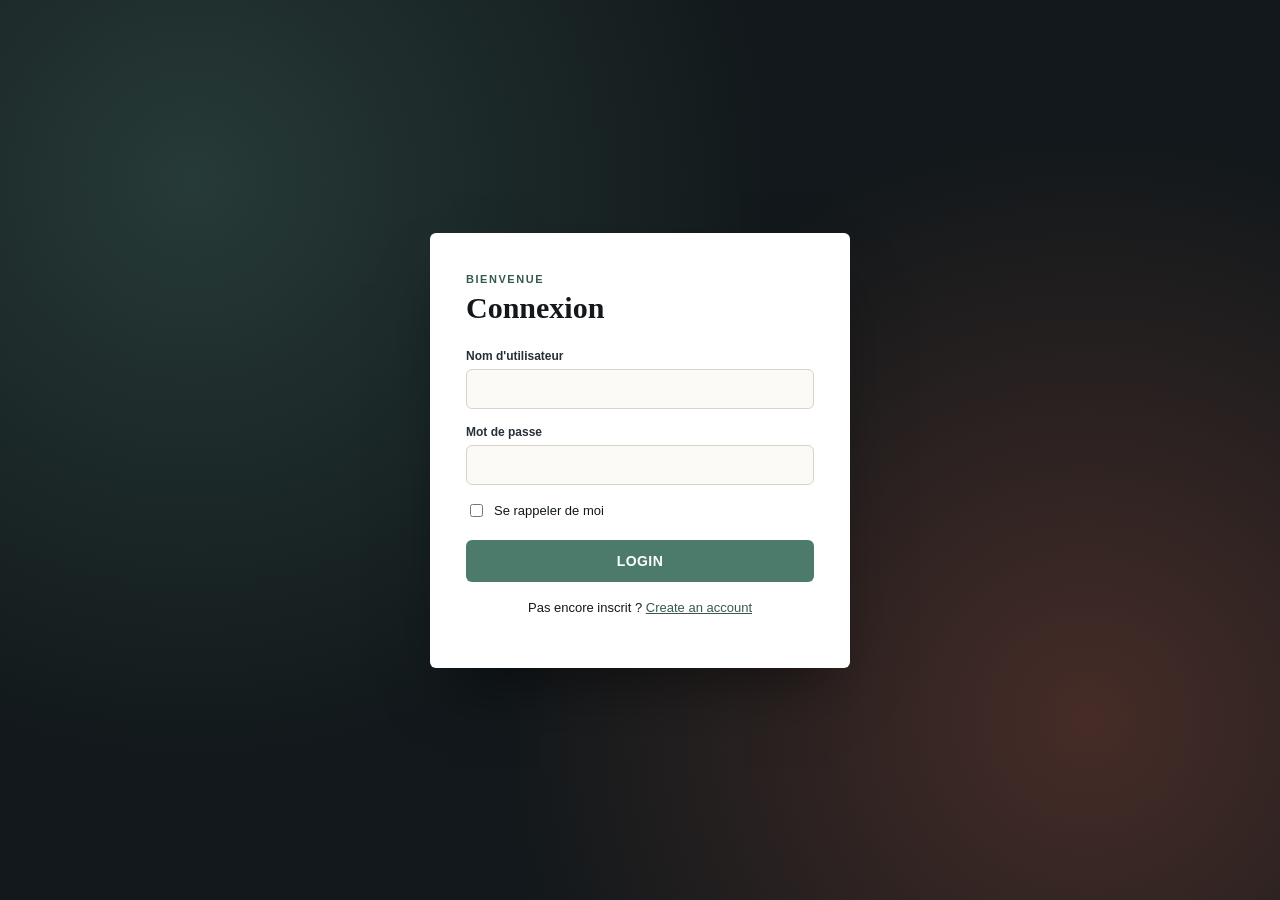
<file: index.html>
<!DOCTYPE html>
<html lang="fr">
<head>
<meta charset="UTF-8" />
<title>Mini-Projet JavaScript</title>
<script src="js/storage.js"></script>
<script>
  // Redirige vers l'espace applicatif si une session existe, sinon vers le login
  if (Storage.isLoggedIn()) {
    window.location.replace("layout.html");
  } else {
    window.location.replace("login.html");
  }
</script>
</head>
<body>
  <p>Redirection…</p>
</body>
</html>
</file>
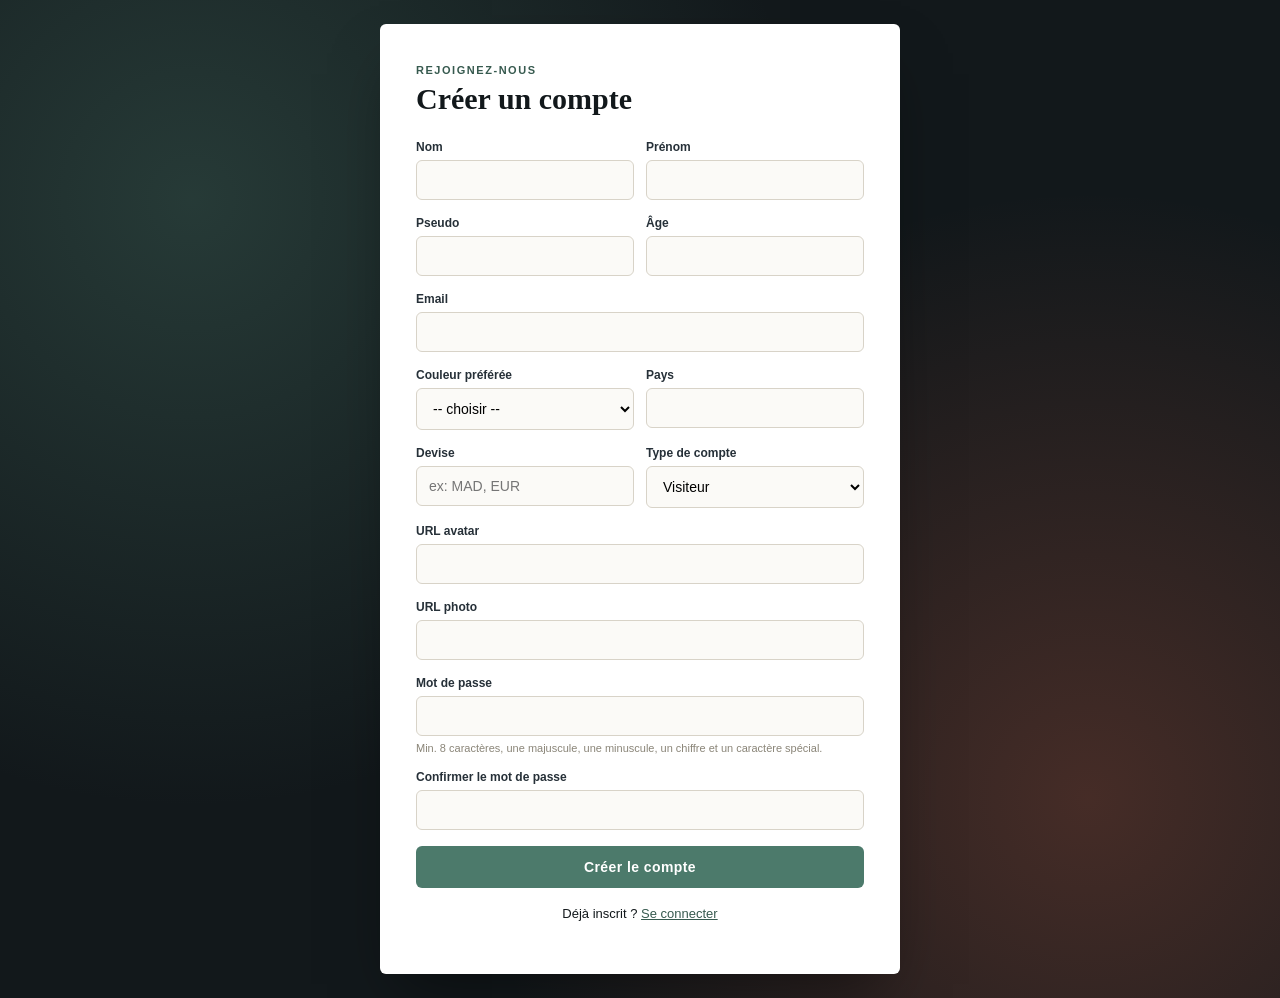
<file: createAccount.html>
<!DOCTYPE html>
<html lang="fr">
<head>
<meta charset="UTF-8" />
<meta name="viewport" content="width=device-width, initial-scale=1.0" />
<title>Créer un compte — Mini-Projet JavaScript</title>
<link rel="stylesheet" href="css/style.css" />
</head>
<body>
  <div class="auth-shell">
    <div class="auth-card" style="max-width: 520px;">
      <p class="auth-eyebrow">Rejoignez-nous</p>
      <h1 class="auth-title">Créer un compte</h1>

      <form id="create-form" novalidate>
        <div class="field-row">
          <div class="field">
            <label for="nom">Nom</label>
            <input type="text" id="nom" required />
          </div>
          <div class="field">
            <label for="prenom">Prénom</label>
            <input type="text" id="prenom" required />
          </div>
        </div>

        <div class="field-row">
          <div class="field">
            <label for="pseudo">Pseudo</label>
            <input type="text" id="pseudo" required />
          </div>
          <div class="field">
            <label for="age">Âge</label>
            <input type="number" id="age" min="1" required />
          </div>
        </div>

        <div class="field">
          <label for="email">Email</label>
          <input type="email" id="email" required />
        </div>

        <div class="field-row">
          <div class="field">
            <label for="couleur">Couleur préférée</label>
            <select id="couleur" required>
              <option value="">-- choisir --</option>
              <option value="maroon">maroon</option>
              <option value="navy">navy</option>
              <option value="teal">teal</option>
              <option value="olive">olive</option>
              <option value="purple">purple</option>
              <option value="coral">coral</option>
              <option value="black">black</option>
            </select>
          </div>
          <div class="field">
            <label for="pays">Pays</label>
            <input type="text" id="pays" required />
          </div>
        </div>

        <div class="field-row">
          <div class="field">
            <label for="devise">Devise</label>
            <input type="text" id="devise" placeholder="ex: MAD, EUR" required />
          </div>
          <div class="field">
            <label for="admin">Type de compte</label>
            <select id="admin" required>
              <option value="false">Visiteur</option>
              <option value="true">Admin</option>
            </select>
          </div>
        </div>

        <div class="field">
          <label for="avatar">URL avatar</label>
          <input type="url" id="avatar" required />
        </div>

        <div class="field">
          <label for="photo">URL photo</label>
          <input type="url" id="photo" required />
        </div>

        <div class="field">
          <label for="motdepasse">Mot de passe</label>
          <input type="password" id="motdepasse" required />
        </div>
        <p class="hint">
          Min. 8 caractères, une majuscule, une minuscule, un chiffre et un caractère spécial.
        </p>

        <div class="field">
          <label for="confirmation">Confirmer le mot de passe</label>
          <input type="password" id="confirmation" required />
        </div>

        <button type="submit" class="btn-primary" id="create-btn">Créer le compte</button>

        <ul class="error-list" id="error-list"></ul>
      </form>

      <p class="auth-footer">
        Déjà inscrit ? <a href="login.html">Se connecter</a>
      </p>
    </div>
  </div>

  <script src="js/storage.js"></script>
  <script src="js/api.js"></script>
  <script src="js/createAccount.js"></script>
</body>
</html>
</file>
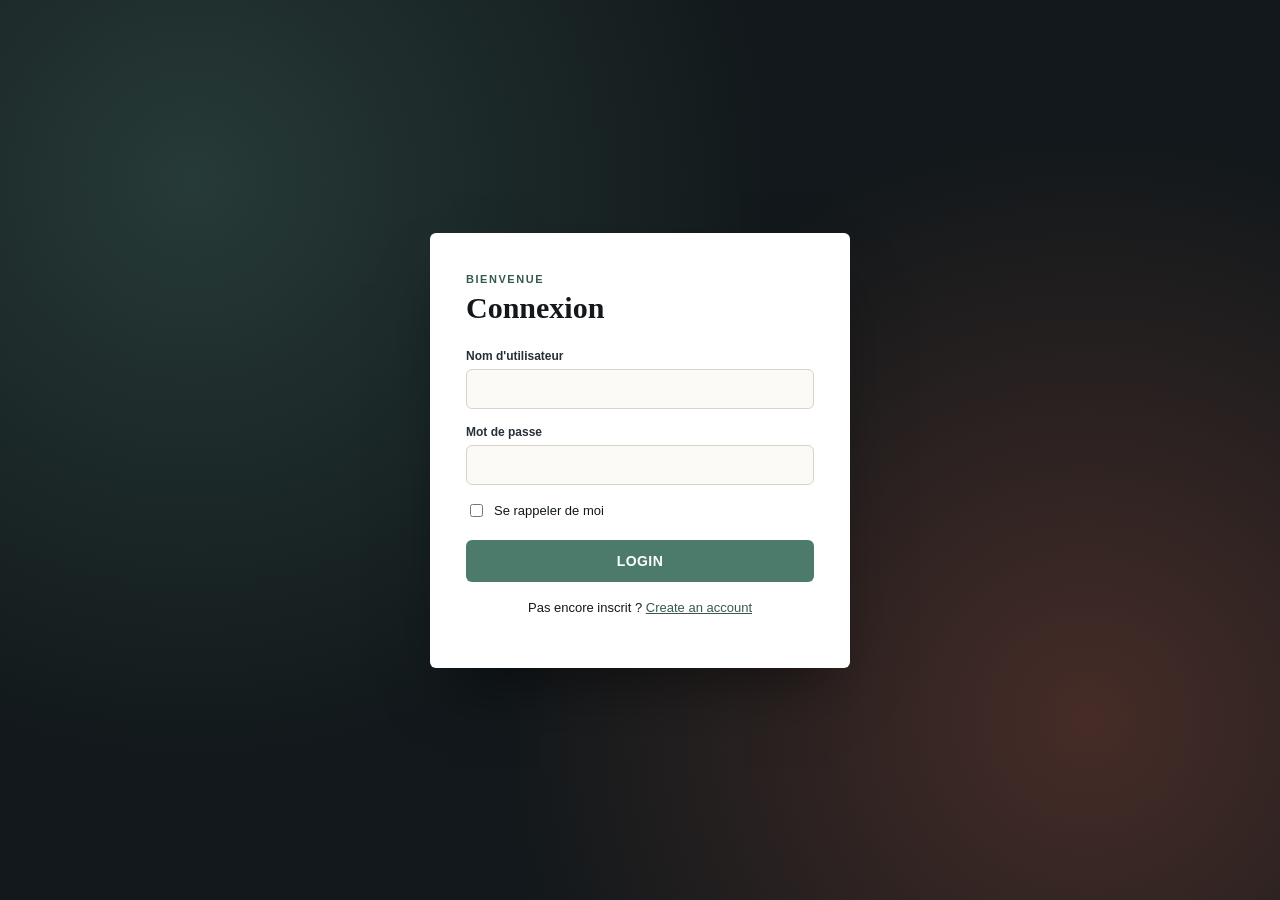
<file: layout.html>
<!DOCTYPE html>
<html lang="fr">
<head>
<meta charset="UTF-8" />
<meta name="viewport" content="width=device-width, initial-scale=1.0" />
<title>Espace Utilisateur — Mini-Projet JavaScript</title>
<link rel="stylesheet" href="css/style.css" />
</head>
<body>

  <header class="app-header">
    <div class="brand">
      <span class="mark">MP</span>
      Mini-Projet
    </div>
    <div class="user-chip">
      <span id="header-username">—</span>
      <button class="logout-btn" id="logout-btn">Se Déconnecter</button>
    </div>
  </header>

  <nav class="app-nav" id="app-nav"></nav>

  <div class="app-body">
    <aside class="app-index" id="app-index"></aside>
    <main class="app-content" id="content-section">
      <p>Chargement…</p>
    </main>
  </div>

  <footer class="app-footer">
    <span>© Institut Spécialisé de Technologie Appliquée Hay Salam — 12 Rue de l'Innovation, Rabat</span>
    <span class="socials">
      <a href="#" target="_blank" rel="noopener">Facebook</a>
      <a href="#" target="_blank" rel="noopener">Instagram</a>
      <a href="#" target="_blank" rel="noopener">LinkedIn</a>
    </span>
  </footer>

  <script src="js/storage.js"></script>
  <script src="js/api.js"></script>
  <script src="js/pages/accueil.js"></script>
  <script src="js/pages/profile.js"></script>
  <script src="js/pages/modifierCouleur.js"></script>
  <script src="js/pages/listeUtilisateurs.js"></script>
  <script src="js/pages/detailsUtilisateur.js"></script>
  <script src="js/pages/modifierUtilisateur.js"></script>
  <script src="js/pages/ajouterUtilisateur.js"></script>
  <script src="js/pages/demandes.js"></script>
  <script src="js/layout.js"></script>
</body>
</html>
</file>
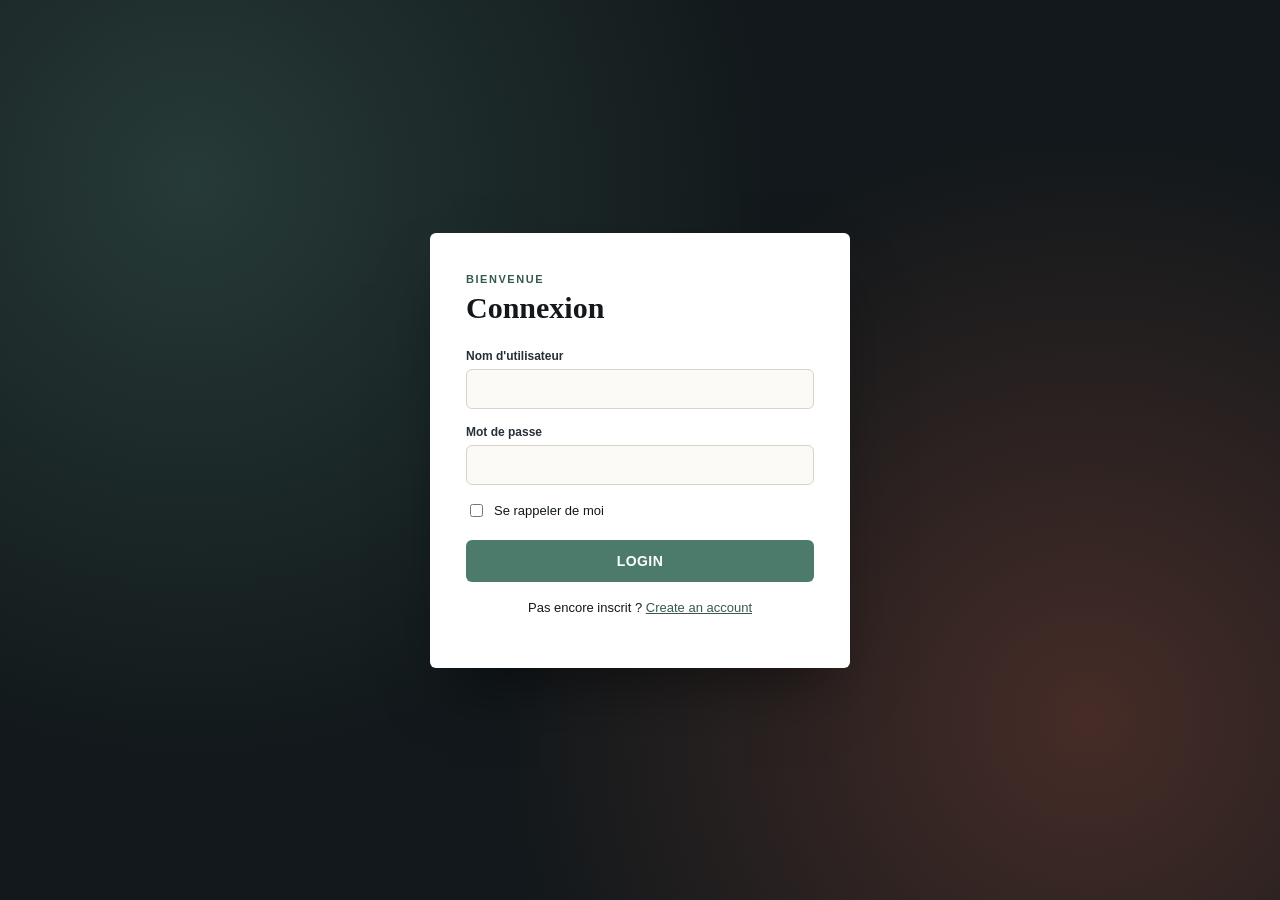
<file: login.html>
<!DOCTYPE html>
<html lang="fr">
<head>
<meta charset="UTF-8" />
<meta name="viewport" content="width=device-width, initial-scale=1.0" />
<title>Connexion — Mini-Projet JavaScript</title>
<link rel="stylesheet" href="css/style.css" />
</head>
<body>
  <div class="auth-shell">
    <div class="auth-card">
      <p class="auth-eyebrow">Bienvenue</p>
      <h1 class="auth-title">Connexion</h1>

      <form id="login-form" novalidate>
        <div class="field">
          <label for="username">Nom d'utilisateur</label>
          <input type="text" id="username" name="username" required />
        </div>
        <div class="field">
          <label for="password">Mot de passe</label>
          <input type="password" id="password" name="password" required />
        </div>

        <div class="checkbox-row">
          <input type="checkbox" id="remember" />
          <label for="remember" style="margin:0;">Se rappeler de moi</label>
        </div>

        <button type="submit" class="btn-primary" id="login-btn">LOGIN</button>

        <ul class="error-list" id="error-list"></ul>
      </form>

      <p class="auth-footer">
        Pas encore inscrit ? <a href="createAccount.html">Create an account</a>
      </p>
    </div>
  </div>

  <script src="js/storage.js"></script>
  <script src="js/api.js"></script>
  <script src="js/login.js"></script>
</body>
</html>
</file>
<file: css/style.css>
/* ===========================================================
   Mini-Projet JavaScript — Feuille de style globale
   Palette : encre (#12181B), brume (#EDEFE9), sauge (#4C7A6B),
             corail doux (#E0684A), sable (#C9B79C)
   =========================================================== */

:root {
  --ink: #12181b;
  --ink-soft: #263038;
  --mist: #edefe9;
  --paper: #ffffff;
  --sage: #4c7a6b;
  --sage-dark: #375a4f;
  --coral: #e0684a;
  --sand: #c9b79c;
  --danger: #c0392b;
  --radius: 6px;
  --font-display: "Fraunces", Georgia, serif;
  --font-body: "Inter", "Segoe UI", Helvetica, Arial, sans-serif;
}

@font-face {
  font-family: "Fraunces";
  src: local("Georgia");
}

* { box-sizing: border-box; }

html, body {
  margin: 0;
  padding: 0;
  font-family: var(--font-body);
  background: var(--mist);
  color: var(--ink);
}

a { color: var(--sage-dark); }

button {
  font-family: inherit;
  cursor: pointer;
}

/* ---------- Auth pages (login / create account) ---------- */

.auth-shell {
  min-height: 100vh;
  display: flex;
  align-items: center;
  justify-content: center;
  background:
    radial-gradient(circle at 15% 20%, rgba(76,122,107,0.35), transparent 45%),
    radial-gradient(circle at 85% 80%, rgba(224,104,74,0.25), transparent 45%),
    var(--ink);
  padding: 24px;
}

.auth-card {
  width: 100%;
  max-width: 420px;
  background: var(--paper);
  border-radius: var(--radius);
  padding: 40px 36px;
  box-shadow: 0 30px 60px -20px rgba(0,0,0,0.5);
}

.auth-eyebrow {
  text-transform: uppercase;
  letter-spacing: 0.14em;
  font-size: 11px;
  color: var(--sage-dark);
  font-weight: 700;
  margin: 0 0 6px;
}

.auth-title {
  font-family: var(--font-display);
  font-size: 30px;
  margin: 0 0 24px;
  color: var(--ink);
}

.field {
  margin-bottom: 16px;
}

.field label {
  display: block;
  font-size: 12px;
  font-weight: 600;
  margin-bottom: 6px;
  color: var(--ink-soft);
}

.field input,
.field select {
  width: 100%;
  padding: 11px 12px;
  border: 1px solid #d8d3c8;
  border-radius: var(--radius);
  font-size: 14px;
  background: #fbfaf7;
}

.field input:focus,
.field select:focus {
  outline: 2px solid var(--sage);
  outline-offset: 1px;
}

.field-row {
  display: flex;
  gap: 12px;
}
.field-row .field { flex: 1; }

.checkbox-row {
  display: flex;
  align-items: center;
  gap: 8px;
  margin-bottom: 20px;
  font-size: 13px;
}

.btn-primary {
  width: 100%;
  background: var(--sage);
  color: #fff;
  border: none;
  padding: 13px;
  border-radius: var(--radius);
  font-weight: 700;
  font-size: 14px;
  letter-spacing: 0.03em;
  transition: background .15s ease;
}
.btn-primary:hover:not(:disabled) { background: var(--sage-dark); }
.btn-primary:disabled {
  background: #b9b9b9;
  cursor: not-allowed;
}

.btn-secondary {
  background: transparent;
  border: 1px solid var(--ink);
  color: var(--ink);
  padding: 10px 16px;
  border-radius: var(--radius);
  font-weight: 600;
  font-size: 13px;
}

.auth-footer {
  text-align: center;
  margin-top: 18px;
  font-size: 13px;
}

.error-list {
  list-style: none;
  margin: 14px 0 0;
  padding: 0;
  color: var(--danger);
  font-size: 13px;
}
.error-list li { margin-bottom: 4px; }
.error-list li::before { content: "⚠ "; }

.hint {
  font-size: 11px;
  color: #8a8578;
  margin-top: -10px;
  margin-bottom: 16px;
}

/* ---------- Layout (app shell) ---------- */

.app-header {
  display: flex;
  align-items: center;
  justify-content: space-between;
  padding: 14px 26px;
  background: var(--ink);
  color: var(--mist);
}

.brand {
  display: flex;
  align-items: center;
  gap: 12px;
  font-family: var(--font-display);
  font-size: 20px;
}
.brand .mark {
  width: 34px; height: 34px;
  border-radius: 8px;
  background: linear-gradient(135deg, var(--sage), var(--coral));
  display: flex; align-items: center; justify-content: center;
  font-weight: 800; color: #fff; font-family: var(--font-body);
}

.user-chip {
  display: flex;
  align-items: center;
  gap: 14px;
  font-size: 13px;
}

.logout-btn {
  background: var(--coral);
  color: #fff;
  border: none;
  padding: 8px 14px;
  border-radius: var(--radius);
  font-size: 12px;
  font-weight: 700;
}
.logout-btn:hover { background: #c14e33; }

.app-nav {
  display: flex;
  gap: 4px;
  background: var(--sage-dark);
  padding: 0 20px;
  overflow-x: auto;
}
.app-nav a {
  color: #eaf1ed;
  text-decoration: none;
  font-size: 13px;
  font-weight: 600;
  padding: 12px 14px;
  border-bottom: 3px solid transparent;
  white-space: nowrap;
}
.app-nav a.active,
.app-nav a:hover {
  border-bottom-color: var(--coral);
  background: rgba(255,255,255,0.06);
}

.app-body {
  display: grid;
  grid-template-columns: 200px 1fr;
  min-height: calc(100vh - 130px);
}

.app-index {
  background: #fff;
  border-right: 1px solid #e2ded2;
  padding: 18px 0;
}
.app-index a {
  display: block;
  text-decoration: none;
  color: var(--ink-soft);
  font-size: 13px;
  padding: 10px 20px;
  border-left: 3px solid transparent;
}
.app-index a.active,
.app-index a:hover {
  border-left-color: var(--sage);
  background: var(--mist);
  color: var(--ink);
}

.app-content {
  padding: 28px 32px;
}

.app-footer {
  background: var(--ink);
  color: #b7c0bd;
  padding: 20px 26px;
  display: flex;
  justify-content: space-between;
  align-items: center;
  font-size: 12px;
  flex-wrap: wrap;
  gap: 10px;
}
.app-footer .socials { display: flex; gap: 14px; }
.app-footer a { color: #d8ded6; text-decoration: none; font-weight: 600; }
.app-footer a:hover { color: var(--coral); }

/* ---------- Content widgets ---------- */

.page-title {
  font-family: var(--font-display);
  font-size: 26px;
  margin: 0 0 6px;
}
.page-sub {
  color: #6b6a5f;
  font-size: 13px;
  margin: 0 0 24px;
}

.card {
  background: #fff;
  border: 1px solid #e6e1d4;
  border-radius: var(--radius);
  padding: 22px;
  margin-bottom: 20px;
}

.profile-grid {
  display: grid;
  grid-template-columns: repeat(auto-fill, minmax(220px, 1fr));
  gap: 16px;
}
.profile-item .k {
  font-size: 11px;
  text-transform: uppercase;
  letter-spacing: 0.06em;
  color: #8a8578;
  margin-bottom: 3px;
}
.profile-item .v { font-size: 14px; font-weight: 600; }

table.data-table {
  width: 100%;
  border-collapse: collapse;
  font-size: 13px;
}
table.data-table th, table.data-table td {
  text-align: left;
  padding: 10px 12px;
  border-bottom: 1px solid #ece7da;
}
table.data-table th {
  background: #f6f4ec;
  font-size: 11px;
  text-transform: uppercase;
  letter-spacing: 0.05em;
  color: #6b6a5f;
}
table.data-table tr:hover { background: #fbfaf5; }

.action-link {
  margin-right: 10px;
  font-size: 12px;
  font-weight: 700;
  cursor: pointer;
  text-decoration: none;
}
.action-link.view { color: var(--sage-dark); }
.action-link.edit { color: #b58a2e; }
.action-link.delete { color: var(--danger); }

.badge {
  display: inline-block;
  padding: 3px 9px;
  border-radius: 999px;
  font-size: 11px;
  font-weight: 700;
}
.badge.pending { background: #f2e6c9; color: #7a5a10; }
.badge.approved { background: #d9ecdf; color: #1f6b3a; }
.badge.rejected { background: #f6d9d3; color: var(--danger); }

.swatch {
  width: 20px; height: 20px;
  border-radius: 50%;
  display: inline-block;
  border: 1px solid rgba(0,0,0,0.15);
  vertical-align: middle;
  margin-right: 8px;
}

.empty-state {
  padding: 30px;
  text-align: center;
  color: #8a8578;
  font-size: 13px;
}

.toast {
  position: fixed;
  bottom: 24px; right: 24px;
  background: var(--ink);
  color: #fff;
  padding: 12px 18px;
  border-radius: var(--radius);
  font-size: 13px;
  box-shadow: 0 10px 30px rgba(0,0,0,0.3);
  z-index: 999;
}
.toast.error { background: var(--danger); }

@media (max-width: 720px) {
  .app-body { grid-template-columns: 1fr; }
  .app-index { display: none; }
}
</file>
